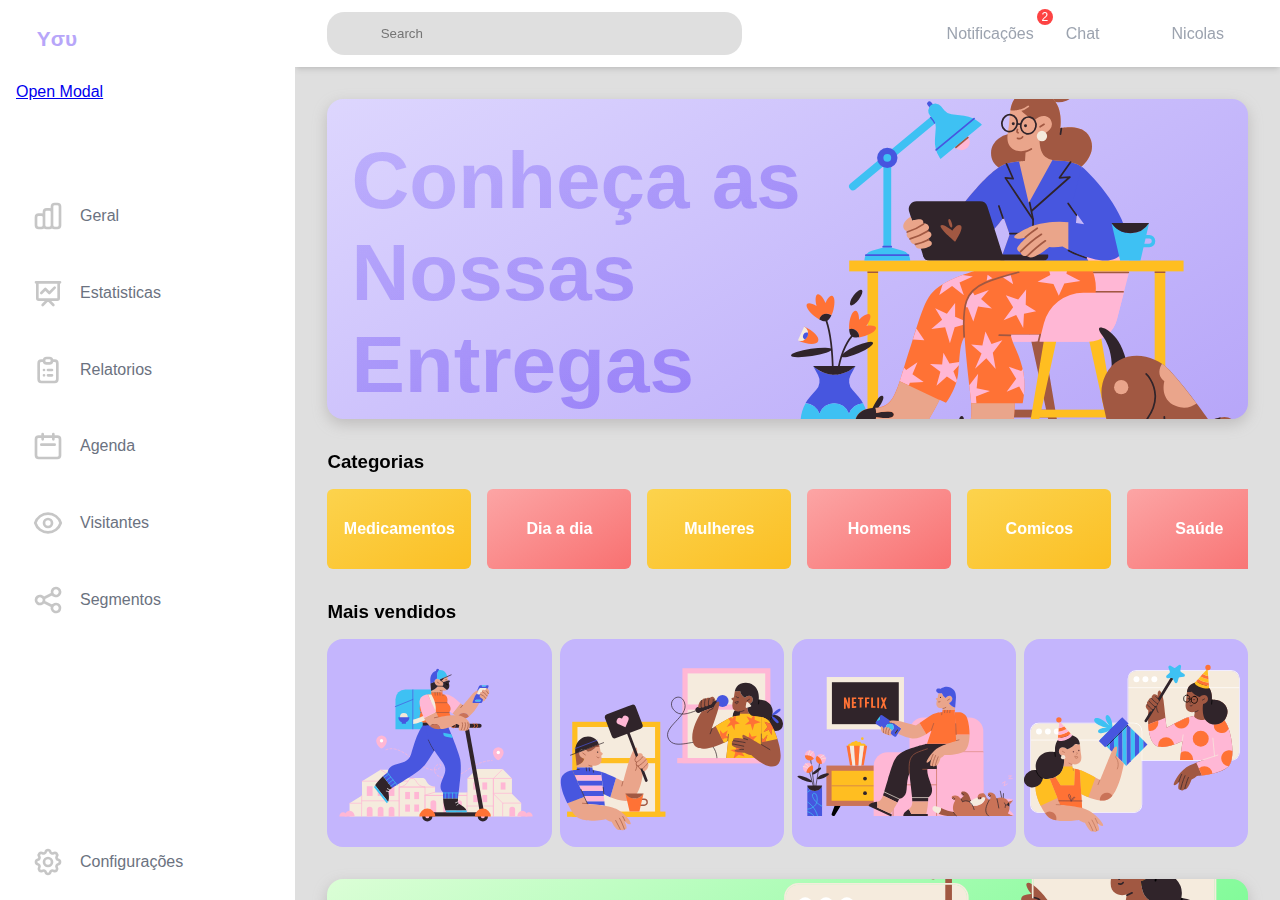
<file: index.html>
<!DOCTYPE html>
<html lang="en">
  <head>
    <meta charset="UTF-8" />
    <meta http-equiv="X-UA-Compatible" content="IE=edge" />
    <meta name="viewport" content="width=device-width, initial-scale=1.0" />
    <link rel="stylesheet" href="style.css" />
    <title>Yσυ</title>
  </head>
  <body>
    <div class="body-container">
      <aside class="aside">
        <div class="aside__logo">
          <div class="logo"></div>
          <h4>Yσυ</h4>
        </div>

<a href="#abrirModal">Open Modal</a>

<div id="abrirModal" class="modal">
  <a href="#fechar" title="Fechar" class="fechar">x</a>
  <h2>Janela Modal</h2>
  <p>Esta é uma simples janela de modal.</p>
  <p>Você pode fazer qualquer coisa aqui, página de Login, pop-ups, ou formulários</p>
</div>



        <ul class="aside__menu">
          <li class="aside__item">
            <a href="" class="aside__link">
              <svg
                xmlns="http://www.w3.org/2000/svg"
                class="h-6 w-6"
                fill="none"
                viewBox="0 0 24 24"
                stroke="currentColor"
              >
                <path
                  stroke-linecap="round"
                  stroke-linejoin="round"
                  stroke-width="2"
                  d="M9 19v-6a2 2 0 00-2-2H5a2 2 0 00-2 2v6a2 2 0 002 2h2a2 2 0 002-2zm0 0V9a2 2 0 012-2h2a2 2 0 012 2v10m-6 0a2 2 0 002 2h2a2 2 0 002-2m0 0V5a2 2 0 012-2h2a2 2 0 012 2v14a2 2 0 01-2 2h-2a2 2 0 01-2-2z"
                />
              </svg>
              Geral</a
            >
          </li>
          <li class="aside__item">
            <a href="" class="aside__link">
              <svg
                xmlns="http://www.w3.org/2000/svg"
                class="h-6 w-6"
                fill="none"
                viewBox="0 0 24 24"
                stroke="currentColor"
              >
                <path
                  stroke-linecap="round"
                  stroke-linejoin="round"
                  stroke-width="2"
                  d="M7 12l3-3 3 3 4-4M8 21l4-4 4 4M3 4h18M4 4h16v12a1 1 0 01-1 1H5a1 1 0 01-1-1V4z"
                /></svg
              >Estatisticas</a
            >
          </li>
          <li class="aside__item">
            <a href="" class="aside__link">
              <svg
                xmlns="http://www.w3.org/2000/svg"
                class="h-6 w-6"
                fill="none"
                viewBox="0 0 24 24"
                stroke="currentColor"
              >
                <path
                  stroke-linecap="round"
                  stroke-linejoin="round"
                  stroke-width="2"
                  d="M9 5H7a2 2 0 00-2 2v12a2 2 0 002 2h10a2 2 0 002-2V7a2 2 0 00-2-2h-2M9 5a2 2 0 002 2h2a2 2 0 002-2M9 5a2 2 0 012-2h2a2 2 0 012 2m-3 7h3m-3 4h3m-6-4h.01M9 16h.01"
                /></svg
              >Relatorios</a
            >
          </li>
          <li class="aside__item">
            <a href="" class="aside__link">
              <svg
                xmlns="http://www.w3.org/2000/svg"
                class="h-6 w-6"
                fill="none"
                viewBox="0 0 24 24"
                stroke="currentColor"
              >
                <path
                  stroke-linecap="round"
                  stroke-linejoin="round"
                  stroke-width="2"
                  d="M8 7V3m8 4V3m-9 8h10M5 21h14a2 2 0 002-2V7a2 2 0 00-2-2H5a2 2 0 00-2 2v12a2 2 0 002 2z"
                /></svg
              >Agenda</a
            >
          </li>
          <li class="aside__item">
            <a href="" class="aside__link">
              <svg
                xmlns="http://www.w3.org/2000/svg"
                class="h-6 w-6"
                fill="none"
                viewBox="0 0 24 24"
                stroke="currentColor"
              >
                <path
                  stroke-linecap="round"
                  stroke-linejoin="round"
                  stroke-width="2"
                  d="M15 12a3 3 0 11-6 0 3 3 0 016 0z"
                />
                <path
                  stroke-linecap="round"
                  stroke-linejoin="round"
                  stroke-width="2"
                  d="M2.458 12C3.732 7.943 7.523 5 12 5c4.478 0 8.268 2.943 9.542 7-1.274 4.057-5.064 7-9.542 7-4.477 0-8.268-2.943-9.542-7z"
                /></svg
              >Visitantes</a
            >
          </li>
          <li class="aside__item">
            <a href="" class="aside__link">
              <svg
                xmlns="http://www.w3.org/2000/svg"
                class="h-6 w-6"
                fill="none"
                viewBox="0 0 24 24"
                stroke="currentColor"
              >
                <path
                  stroke-linecap="round"
                  stroke-linejoin="round"
                  stroke-width="2"
                  d="M8.684 13.342C8.886 12.938 9 12.482 9 12c0-.482-.114-.938-.316-1.342m0 2.684a3 3 0 110-2.684m0 2.684l6.632 3.316m-6.632-6l6.632-3.316m0 0a3 3 0 105.367-2.684 3 3 0 00-5.367 2.684zm0 9.316a3 3 0 105.368 2.684 3 3 0 00-5.368-2.684z"
                /></svg
              >Segmentos</a
            >
          </li>
        </ul>
        <a href="" class="aside__link aside__link--bottom">
          <svg
            xmlns="http://www.w3.org/2000/svg"
            class="h-6 w-6"
            fill="none"
            viewBox="0 0 24 24"
            stroke="currentColor"
          >
            <path
              stroke-linecap="round"
              stroke-linejoin="round"
              stroke-width="2"
              d="M10.325 4.317c.426-1.756 2.924-1.756 3.35 0a1.724 1.724 0 002.573 1.066c1.543-.94 3.31.826 2.37 2.37a1.724 1.724 0 001.065 2.572c1.756.426 1.756 2.924 0 3.35a1.724 1.724 0 00-1.066 2.573c.94 1.543-.826 3.31-2.37 2.37a1.724 1.724 0 00-2.572 1.065c-.426 1.756-2.924 1.756-3.35 0a1.724 1.724 0 00-2.573-1.066c-1.543.94-3.31-.826-2.37-2.37a1.724 1.724 0 00-1.065-2.572c-1.756-.426-1.756-2.924 0-3.35a1.724 1.724 0 001.066-2.573c-.94-1.543.826-3.31 2.37-2.37.996.608 2.296.07 2.572-1.065z"
            />
            <path
              stroke-linecap="round"
              stroke-linejoin="round"
              stroke-width="2"
              d="M15 12a3 3 0 11-6 0 3 3 0 016 0z"
            /></svg
          >Configurações</a
        >
      </aside>
      <div class="main-container">
        <nav class="nav">
          <form>
            <input type="text" placeholder="Search" />
            <button>
              <svg
                xmlns="http://www.w3.org/2000/svg"
                class="h-6 w-6"
                fill="none"
                viewBox="0 0 24 24"
                stroke="currentColor"
              >
              <a href="#abrirModal">Open Modal</a>

<div id="abrirModal" class="modal">
  <a href="#fechar" title="Fechar" class="fechar">x</a>
  <h2>Janela Modal</h2>
  <p>Esta é uma simples janela de modal.</p>
  <p>Você pode fazer qualquer coisa aqui, página de Login, pop-ups, ou formulários</p>
</div>

                <path
                  stroke-linecap="round"
                  stroke-linejoin="round"
                  stroke-width="2"
                  d="M21 21l-6-6m2-5a7 7 0 11-14 0 7 7 0 0114 0z"
                />
              </svg>
            </button>
          </form>
          <div class="nav__items">
            <div class="nav__link nav__link--notification-number">
              Notificações
              <div class="nav__notifications">
                <ul>
                  <li>Amanda Assistiu Round 6</li>
                  <li>José  Comentou em seu post</li>
                  <li>Davi Curtiu seu post</li>
                </ul>
              </div>
            </div>
            <div class="nav__link">Chat</div>
            <div class="nav__profile">
              <div class="nav__user-photo"></div>
              <div class="nav__link nav__link-user-name">Nicolas</div>
            </div>
          </div>
        </nav>
        <main class="home">
          <header class="header header--primary">
            <img src="assets/wfh_1.svg" alt="header-image" />
            <h1 class="header-tittle header-tittle--primary">
              Conheça as Nossas Entregas
            </h1>
          </header>
          <section class="categories">
            <h3>Categorias</h3>
            <div class="categories__cards">
              <article class="categories__card">Medicamentos</article>
              <article class="categories__card">Dia a dia</article>
              <article class="categories__card">Mulheres</article>
              <article class="categories__card">Homens</article>
              <article class="categories__card">Comicos</article>
              <article class="categories__card">Saúde</article>
              <article class="categories__card">Moda</article>
              <article class="categories__card">Comércio Online</article>
              <article class="categories__card">Amor</article>
              <article class="categories__card">Familia</article>
              <article class="categories__card">Férias</article>
              <article class="categories__card">Pessoas</article>
              <article class="categories__card">Educação</article>
              <article class="categories__card">Esporte</article>
              <article class="categories__card">Cartas</article>
              <article class="categories__card">TV</article>
              <article class="categories__card">Tecnologia</article>
            </div>
          </section>
          <article class="cards-section">
            <h3 class="cards-section__tittle">Mais vendidos</h3>
            <div class="cards">
              <div class="card card--1">
                <div class="card__content">
                  <button>Compre agora</button>
                </div>
              </div>
              <div class="card card--2">
                <div class="card__content">
                  <button>Compre agora</button>
                </div>
              </div>
              <div class="card card--3">
                <div class="card__content">
                  <button>Compre agora</button>
                </div>
              </div>
              <div class="card card--4">
                <div class="card__content">
                  <button>Compre agora</button>
                </div>
              </div>
            </div>
          </article>
          <header class="header header--secondary">
            <img src="assets/wfh_9.svg" alt="header-image" />
            <h2 class="header-tittle header-tittle--secondary">
              Promoção do mês
            </h2>
          </header>
          <article class="cards-section">
            <h3 class="cards-section__tittle">Explore</h3>
            <div class="cards">
              <div class="card card--orange card--1"></div>
              <div class="card card--orange card--2"></div>
              <div class="card card--orange card--3"></div>
              <div class="card card--orange card--4"></div>
              <div class="card card--orange card--3"></div>
              <div class="card card--orange card--4"></div>
              <div class="card card--orange card--3"></div>
              <div class="card card--orange card--4"></div>
              <div class="card card--orange card--3"></div>
              <div class="card card--orange card--4"></div>
              <div class="card card--orange card--1"></div>
              <div class="card card--orange card--3"></div>
            </div>
          </article>
        </main>
      </div>
    </div>
  </body>
</html>
</file>
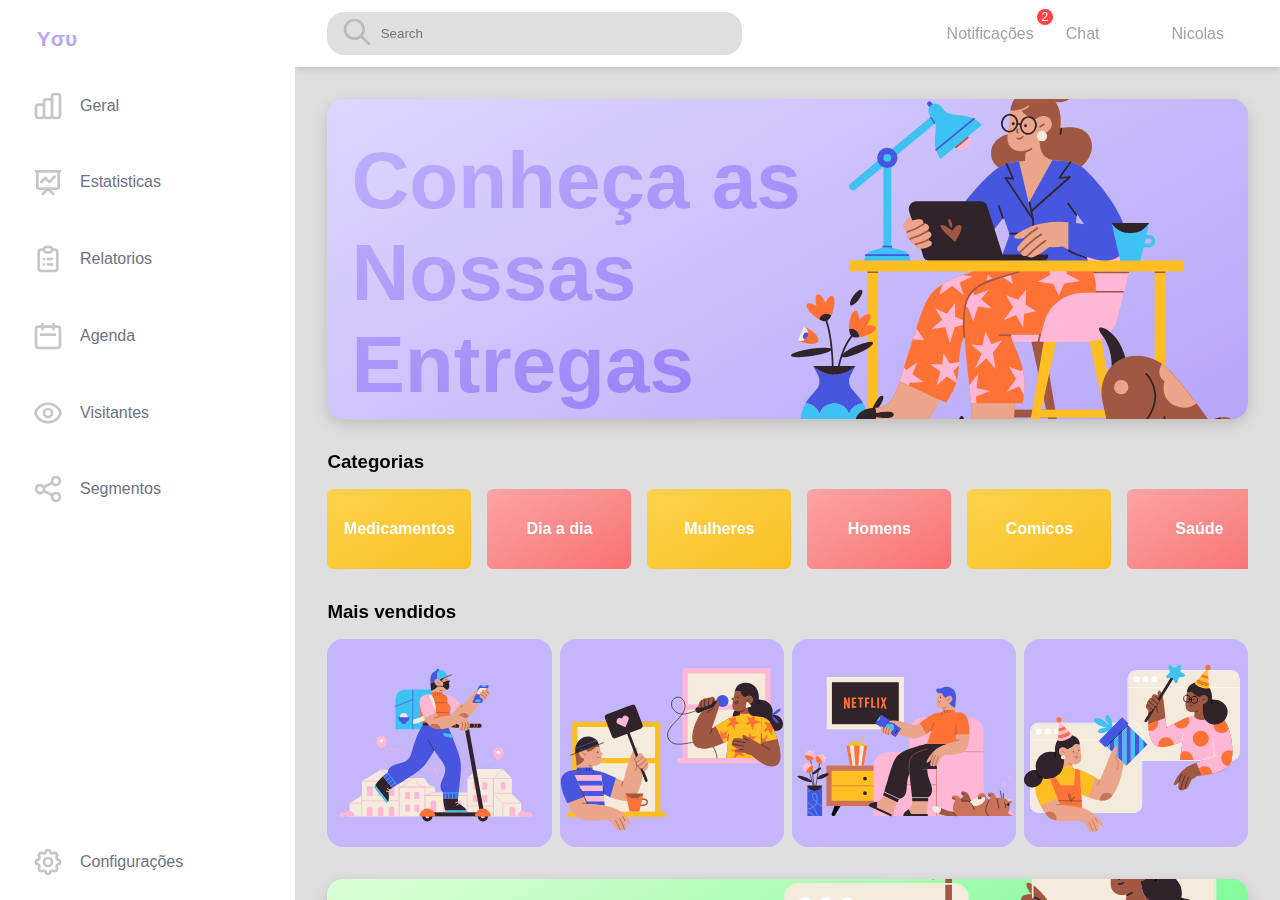
<file: illustration-dashboard-main/index.html>
<!DOCTYPE html>
<html lang="en">
  <head>
    <meta charset="UTF-8" />
    <meta http-equiv="X-UA-Compatible" content="IE=edge" />
    <meta name="viewport" content="width=device-width, initial-scale=1.0" />
    <link rel="stylesheet" href="style.css" />
    <title>Yσυ</title>
  </head>
  <body>
    <div class="body-container">
      <aside class="aside">
        <div class="aside__logo">
          <div class="logo"></div>
          <h4>Yσυ</h4>
        </div>
        <ul class="aside__menu">
          <li class="aside__item">
            <a href="" class="aside__link">
              <svg
                xmlns="http://www.w3.org/2000/svg"
                class="h-6 w-6"
                fill="none"
                viewBox="0 0 24 24"
                stroke="currentColor"
              >
                <path
                  stroke-linecap="round"
                  stroke-linejoin="round"
                  stroke-width="2"
                  d="M9 19v-6a2 2 0 00-2-2H5a2 2 0 00-2 2v6a2 2 0 002 2h2a2 2 0 002-2zm0 0V9a2 2 0 012-2h2a2 2 0 012 2v10m-6 0a2 2 0 002 2h2a2 2 0 002-2m0 0V5a2 2 0 012-2h2a2 2 0 012 2v14a2 2 0 01-2 2h-2a2 2 0 01-2-2z"
                />
              </svg>
              Geral</a
            >
          </li>
          <li class="aside__item">
            <a href="" class="aside__link">
              <svg
                xmlns="http://www.w3.org/2000/svg"
                class="h-6 w-6"
                fill="none"
                viewBox="0 0 24 24"
                stroke="currentColor"
              >
                <path
                  stroke-linecap="round"
                  stroke-linejoin="round"
                  stroke-width="2"
                  d="M7 12l3-3 3 3 4-4M8 21l4-4 4 4M3 4h18M4 4h16v12a1 1 0 01-1 1H5a1 1 0 01-1-1V4z"
                /></svg
              >Estatisticas</a
            >
          </li>
          <li class="aside__item">
            <a href="" class="aside__link">
              <svg
                xmlns="http://www.w3.org/2000/svg"
                class="h-6 w-6"
                fill="none"
                viewBox="0 0 24 24"
                stroke="currentColor"
              >
                <path
                  stroke-linecap="round"
                  stroke-linejoin="round"
                  stroke-width="2"
                  d="M9 5H7a2 2 0 00-2 2v12a2 2 0 002 2h10a2 2 0 002-2V7a2 2 0 00-2-2h-2M9 5a2 2 0 002 2h2a2 2 0 002-2M9 5a2 2 0 012-2h2a2 2 0 012 2m-3 7h3m-3 4h3m-6-4h.01M9 16h.01"
                /></svg
              >Relatorios</a
            >
          </li>
          <li class="aside__item">
            <a href="" class="aside__link">
              <svg
                xmlns="http://www.w3.org/2000/svg"
                class="h-6 w-6"
                fill="none"
                viewBox="0 0 24 24"
                stroke="currentColor"
              >
                <path
                  stroke-linecap="round"
                  stroke-linejoin="round"
                  stroke-width="2"
                  d="M8 7V3m8 4V3m-9 8h10M5 21h14a2 2 0 002-2V7a2 2 0 00-2-2H5a2 2 0 00-2 2v12a2 2 0 002 2z"
                /></svg
              >Agenda</a
            >
          </li>
          <li class="aside__item">
            <a href="" class="aside__link">
              <svg
                xmlns="http://www.w3.org/2000/svg"
                class="h-6 w-6"
                fill="none"
                viewBox="0 0 24 24"
                stroke="currentColor"
              >
                <path
                  stroke-linecap="round"
                  stroke-linejoin="round"
                  stroke-width="2"
                  d="M15 12a3 3 0 11-6 0 3 3 0 016 0z"
                />
                <path
                  stroke-linecap="round"
                  stroke-linejoin="round"
                  stroke-width="2"
                  d="M2.458 12C3.732 7.943 7.523 5 12 5c4.478 0 8.268 2.943 9.542 7-1.274 4.057-5.064 7-9.542 7-4.477 0-8.268-2.943-9.542-7z"
                /></svg
              >Visitantes</a
            >
          </li>
          <li class="aside__item">
            <a href="" class="aside__link">
              <svg
                xmlns="http://www.w3.org/2000/svg"
                class="h-6 w-6"
                fill="none"
                viewBox="0 0 24 24"
                stroke="currentColor"
              >
                <path
                  stroke-linecap="round"
                  stroke-linejoin="round"
                  stroke-width="2"
                  d="M8.684 13.342C8.886 12.938 9 12.482 9 12c0-.482-.114-.938-.316-1.342m0 2.684a3 3 0 110-2.684m0 2.684l6.632 3.316m-6.632-6l6.632-3.316m0 0a3 3 0 105.367-2.684 3 3 0 00-5.367 2.684zm0 9.316a3 3 0 105.368 2.684 3 3 0 00-5.368-2.684z"
                /></svg
              >Segmentos</a
            >
          </li>
        </ul>
        <a href="" class="aside__link aside__link--bottom">
          <svg
            xmlns="http://www.w3.org/2000/svg"
            class="h-6 w-6"
            fill="none"
            viewBox="0 0 24 24"
            stroke="currentColor"
          >
            <path
              stroke-linecap="round"
              stroke-linejoin="round"
              stroke-width="2"
              d="M10.325 4.317c.426-1.756 2.924-1.756 3.35 0a1.724 1.724 0 002.573 1.066c1.543-.94 3.31.826 2.37 2.37a1.724 1.724 0 001.065 2.572c1.756.426 1.756 2.924 0 3.35a1.724 1.724 0 00-1.066 2.573c.94 1.543-.826 3.31-2.37 2.37a1.724 1.724 0 00-2.572 1.065c-.426 1.756-2.924 1.756-3.35 0a1.724 1.724 0 00-2.573-1.066c-1.543.94-3.31-.826-2.37-2.37a1.724 1.724 0 00-1.065-2.572c-1.756-.426-1.756-2.924 0-3.35a1.724 1.724 0 001.066-2.573c-.94-1.543.826-3.31 2.37-2.37.996.608 2.296.07 2.572-1.065z"
            />
            <path
              stroke-linecap="round"
              stroke-linejoin="round"
              stroke-width="2"
              d="M15 12a3 3 0 11-6 0 3 3 0 016 0z"
            /></svg
          >Configurações</a
        >
      </aside>
      <div class="main-container">
        <nav class="nav">
          <form>
            <input type="text" placeholder="Search" />
            <button>
              <svg
                xmlns="http://www.w3.org/2000/svg"
                class="h-6 w-6"
                fill="none"
                viewBox="0 0 24 24"
                stroke="currentColor"
              >
                <path
                  stroke-linecap="round"
                  stroke-linejoin="round"
                  stroke-width="2"
                  d="M21 21l-6-6m2-5a7 7 0 11-14 0 7 7 0 0114 0z"
                />
              </svg>
            </button>
          </form>
          <div class="nav__items">
            <div class="nav__link nav__link--notification-number">
              Notificações
              <div class="nav__notifications">
                <ul>
                  <li>Amanda Assistiu Round 6</li>
                  <li>José  Comentou em seu post</li>
                  <li>Davi Curtiu seu post</li>
                </ul>
              </div>
            </div>
            <div class="nav__link">Chat</div>
            <div class="nav__profile">
              <div class="nav__user-photo"></div>
              <div class="nav__link nav__link-user-name">Nicolas</div>
            </div>
          </div>
        </nav>
        <main class="home">
          <header class="header header--primary">
            <img src="assets/wfh_1.svg" alt="header-image" />
            <h1 class="header-tittle header-tittle--primary">
              Conheça as Nossas Entregas
            </h1>
          </header>
          <section class="categories">
            <h3>Categorias</h3>
            <div class="categories__cards">
              <article class="categories__card">Medicamentos</article>
              <article class="categories__card">Dia a dia</article>
              <article class="categories__card">Mulheres</article>
              <article class="categories__card">Homens</article>
              <article class="categories__card">Comicos</article>
              <article class="categories__card">Saúde</article>
              <article class="categories__card">Moda</article>
              <article class="categories__card">Comércio Online</article>
              <article class="categories__card">Amor</article>
              <article class="categories__card">Familia</article>
              <article class="categories__card">Férias</article>
              <article class="categories__card">Pessoas</article>
              <article class="categories__card">Educação</article>
              <article class="categories__card">Esporte</article>
              <article class="categories__card">Cartas</article>
              <article class="categories__card">TV</article>
              <article class="categories__card">Tecnologia</article>
            </div>
          </section>
          <article class="cards-section">
            <h3 class="cards-section__tittle">Mais vendidos</h3>
            <div class="cards">
              <div class="card card--1">
                <div class="card__content">
                  <button>Compre agora</button>
                </div>
              </div>
              <div class="card card--2">
                <div class="card__content">
                  <button>Compre agora</button>
                </div>
              </div>
              <div class="card card--3">
                <div class="card__content">
                  <button>Compre agora</button>
                </div>
              </div>
              <div class="card card--4">
                <div class="card__content">
                  <button>Compre agora</button>
                </div>
              </div>
            </div>
          </article>
          <header class="header header--secondary">
            <img src="assets/wfh_9.svg" alt="header-image" />
            <h2 class="header-tittle header-tittle--secondary">
              Promoção do mês
            </h2>
          </header>
          <article class="cards-section">
            <h3 class="cards-section__tittle">Explore</h3>
            <div class="cards">
              <div class="card card--orange card--1"></div>
              <div class="card card--orange card--2"></div>
              <div class="card card--orange card--3"></div>
              <div class="card card--orange card--4"></div>
              <div class="card card--orange card--3"></div>
              <div class="card card--orange card--4"></div>
              <div class="card card--orange card--3"></div>
              <div class="card card--orange card--4"></div>
              <div class="card card--orange card--3"></div>
              <div class="card card--orange card--4"></div>
              <div class="card card--orange card--1"></div>
              <div class="card card--orange card--3"></div>
            </div>
          </article>
        </main>
      </div>
    </div>
  </body>
</html>
</file>
<file: style.css>
@charset "UTF-8";
/* VARIABLES */
* {
  padding: 0;
  margin: 0;
  box-sizing: border-box;
}

html {
  font-size: 16px;
  background-color: #80808040;
}

body {
  font-family: helvetica;
}

.body-container {
  height: 100vh;
  overflow: hidden;
  display: grid;
  grid-template-columns: 0.3fr 1fr;
}

.aside {
  display: grid;
  grid-template-rows: 4.2rem auto auto;
  height: 100%;
  background-color: white;
  padding: 1em;
}
.aside__logo {
  margin-bottom: 2em;
  align-self: end;
}
.aside__logo h4 {
  font-size: 1.3rem;
  font-weight: 600;
  color: #b7a6f9;
  padding-left: 1em;
}
.aside__menu {
  list-style: none;
}

.modal {
  position: fixed;
  top: 10;
  right: 10;
  bottom: 10;
  left: 10;
  font-family: Arial, Helvetica, sans-serif;
  background: rgba(224, 216, 216, 0.8);
  z-index: 99999;
  opacity:0;
  -webkit-transition: opacity 400ms ease-in;
  -moz-transition: opacity 400ms ease-in;
  transition: opacity 400ms ease-in;
  pointer-events: none;
}

.modal:target {
  opacity: 1;
  pointer-events: auto;
}

.modal > div {
  width: 400px;
  position: relative;
  margin: 10% auto;
  padding: 15px 20px;
  background: #fff;
}

.fechar {
  position: absolute ;
  width: 30px;
  right: 30px;
  top: 20px;
  text-align: center;
  line-height: 30px;
  margin-top: -22px;
  background: #f77c7c;
  border-radius: 50%;
  font-size: 16px;
  color: #9b0c0c;
}

.aside__item {
  cursor: pointer;
  margin-bottom: 2em;
  padding: 0.4em 1em;
  border-radius: 1.2em;
}
.aside__item:hover {
  background-color: #ddd6fe;
  color: #b7a6f9;
  transition: all 500ms cubic-bezier(0.455, 0.03, 0.515, 0.955);
}
.aside__item:hover .aside__link {
  color: #b7a6f9;
  transition: color 500ms cubic-bezier(0.455, 0.03, 0.515, 0.955);
}
.aside__item:hover .aside__link svg {
  color: #b7a6f9;
  transition: color 500ms cubic-bezier(0.455, 0.03, 0.515, 0.955);
}
.aside__link {
  display: flex;
  align-items: center;
  text-decoration: none;
  color: #6b7280;
}
.aside__link svg {
  width: 2rem;
  margin-right: 1em;
  color: #80808073;
}
.aside__link--bottom {
  align-self: end;
  padding: 0.4em 1em;
  border-radius: 1.2em;
}
.aside__link--bottom:hover {
  background-color: #ddd6fe;
  color: #b7a6f9;
  transition: all 500ms cubic-bezier(0.455, 0.03, 0.515, 0.955);
}
.aside__link--bottom:hover .aside__link svg {
  color: #b7a6f9;
  transition: color 500ms cubic-bezier(0.455, 0.03, 0.515, 0.955);
}

.main-container {
  overflow-y: scroll;
}

.nav {
  height: 4.2rem;
  display: flex;
  justify-content: space-between;
  align-items: center;
  padding: 0 2em;
  position: sticky;
  top: 0;
  z-index: 10;
  box-shadow: rgba(0, 0, 0, 0.1) 0px 4px 6px -1px, rgba(0, 0, 0, 0.06) 0px 2px 4px -1px;
  background: white;
}
.nav__items {
  display: flex;
}
.nav form {
  height: 65%;
  width: 45%;
  position: relative;
  display: flex;
  justify-content: space-between;
}
.nav form input {
  outline: 0;
  height: 100%;
  width: 100%;
  position: absolute;
  border: none;
  border-radius: 1.3em;
  padding: 0.5em 2em 0.5em 4em;
  background-color: #80808040;
}
.nav form input:focus {
  box-shadow: 0 0 0 3px #b7a6f9;
}
.nav form button {
  position: absolute;
  border: none;
  background: none;
  padding-left: 1em;
  height: 100%;
}
.nav form button svg {
  width: 2rem;
  color: #bbbbba;
}
.nav__items {
  display: flex;
  align-items: center;
  color: #9ca3af;
}
.nav__link {
  cursor: pointer;
  padding: 0.5rem;
  margin-right: 1rem;
}
.nav__link--notification-number {
  position: relative;
}
.nav__link--notification-number::after {
  content: "2";
  font-size: 12px;
  color: white;
  display: flex;
  align-items: center;
  justify-content: center;
  width: 1rem;
  height: 1rem;
  background-color: #fd4343;
  border-radius: 50%;
  position: absolute;
  top: -8px;
  right: -11px;
}
.nav__link--notification-number:hover .nav__notifications {
  opacity: 1;
  pointer-events: visible;
}
.nav__link-user-name {
  margin-left: 0.5em;
}
.nav__profile {
  display: flex;
  align-items: center;
}
.nav__user-photo {
  width: 2rem;
  height: 2rem;
  border-radius: 50%;
  background-image: url(http://s2.glbimg.com/k9S_nEXQns81MzLlZO61JyCwqRM=/0x0:694x363/695x364/s.glbimg.com/po/tt2/f/original/2015/07/01/snapchat-flashy-features.jpg);
  background-size: contain;
  background-position: center;
}
.nav__notifications {
  color: #82828cc4;
  opacity: 0;
  pointer-events: none;
  margin-top: 0.5rem;
  width: 25ch;
  border-radius: 6px;
  background: #f4f5f5;
  position: absolute;
  box-shadow: 0 7px 15px rgba(0, 0, 0, 0.18);
  transition: opacity 600ms cubic-bezier(0.19, 1, 0.22, 1);
}
.nav__notifications ul {
  list-style: none;
  padding: 0.5em;
}
.nav__notifications ul li {
  border-radius: 5px;
  display: inline-block;
  width: 100%;
  padding: 0.5em 0.5em;
  border-bottom: 1px solid rgba(128, 128, 128, 0.151);
}
.nav__notifications ul li:hover {
  background-color: #ddd6fe;
}
.nav__notifications ul li:nth-child(3) {
  border-bottom: 0;
}
.nav__notifications::before {
  content: "▲";
  position: absolute;
  color: #f4f5f5;
  font-size: 20px;
  top: -16px;
  left: 25px;
}

/* MAIN SECTION */
.home {
  width: 100%;
  max-width: 1400px;
  margin: 0 auto;
  padding: 0 2em 2em 2em;
  margin-top: 2em;
}

.homes {
  width: 100%;
  max-width: 1400px;
  margin: 0 auto;
  padding: 0 2em 2em 2em;
  margin-top: 2em;
}


.header {
  width: 100%;
  height: 20rem;
  position: relative;
  border-radius: 1em;
  box-shadow: 0px 5px 15px #bebcbc;
  overflow: hidden;
}
.header--primary {
  background: #ddd6fe;
  background-image: linear-gradient(150deg, #ddd6fe 0%, #b7a6f9 100%);
  height: 20rem;
}
.header--secondary {
  margin-top: 2em;
  height: 11rem;
  background: #7cee91;
  background-image: linear-gradient(150deg, #dbfed6 0%, #6afa89 100%);
}
.header img {
  -o-object-fit: cover;
     object-fit: cover;
  width: 75%;
  height: 100%;
  transform: translateX(51%);
}
.header .header-tittle {
  mix-blend-mode: overlay;
  color: #00000acc;
  width: 50%;
  position: absolute;
  bottom: 0.1em;
  left: 0.3em;
}
.header .header-tittle--primary {
  font-size: 9ch;
}
.header .header-tittle--secondary {
  font-size: 7ch;
}

.categories {
  margin-top: 2em;
}
.categories__cards {
  margin-top: 1em;
  width: 100%;
  display: flex;
  -ms-scroll-snap-type: x mandatory;
      scroll-snap-type: x mandatory;
  overflow-x: scroll;
}
.categories__cards::-webkit-scrollbar {
  height: 10px;
}
.categories__cards::-webkit-scrollbar-thumb {
  border-radius: 5px;
  background-color: #f8b1b1;
}
.categories__cards::-webkit-scrollbar-track {
  border-radius: 5px;
  background-color: #fae9b1;
}
.categories__card {
  scroll-snap-align: center;
  min-width: 9rem;
  height: 5rem;
  display: grid;
  place-items: center;
  font-weight: 600;
  border-radius: 6px;
  margin-right: 1em;
  color: white;
}
.categories__card:nth-child(even) {
  background: #fca5a5;
  background: linear-gradient(150deg, #fca5a5 0%, #f87171 100%);
}
.categories__card:nth-child(odd) {
  background: #fcd34d;
  background: linear-gradient(150deg, #fcd34d 0%, #fbbf24 100%);
}

.cards-section {
  margin-top: 2em;
}

.cards {
  margin-top: 1em;
  display: grid;
  grid-template-columns: repeat(auto-fit, minmax(211px, 1fr));
  gap: 0.5em;
}
.cards .card, .cards .card--4, .cards .card--3, .cards .card--2, .cards .card--1 {
  background-color: #c4b5fd;
  border-radius: 1em;
  height: 13rem;
  background-repeat: no-repeat;
  background-size: cover;
  background-position: center;
  overflow: hidden;
}
.cards .card--1 {
  background-image: url(assets/wfh_2.svg);
}
.cards .card--2 {
  background-image: url(assets/wfh_3.svg);
}
.cards .card--3 {
  background-image: url(assets/wfh_4.svg);
}
.cards .card--4 {
  background-image: url(assets/wfh_6.svg);
}
.cards .card__content {
  opacity: 0;
  transform: translateY(100px);
  width: 100%;
  height: 100%;
  padding: 0.8em;
  display: grid;
  transition: all 500ms cubic-bezier(0.39, 0.575, 0.565, 1);
}
.cards .card__content button {
  cursor: pointer;
  align-self: end;
  border: none;
  border-radius: 8px;
  padding: 1em;
  background: #f7f7f4;
  background: linear-gradient(150deg, #f7f7f4 0%, #e5e7eb 100%);
}
.cards .card--orange {
  background-color: #fcd34d;
}
.cards .card:hover .card__content, .cards .card--1:hover .card__content, .cards .card--2:hover .card__content, .cards .card--3:hover .card__content, .cards .card--4:hover .card__content {
  opacity: 1;
  transform: translateY(0);
}/*# sourceMappingURL=style.css.map */
</file>
<file: illustration-dashboard-main/style.css>
@charset "UTF-8";
/* VARIABLES */
* {
  padding: 0;
  margin: 0;
  box-sizing: border-box;
}

html {
  font-size: 16px;
  background-color: #80808040;
}

body {
  font-family: helvetica;
}

.body-container {
  height: 100vh;
  overflow: hidden;
  display: grid;
  grid-template-columns: 0.3fr 1fr;
}

.aside {
  display: grid;
  grid-template-rows: 4.2rem auto auto;
  height: 100%;
  background-color: white;
  padding: 1em;
}
.aside__logo {
  margin-bottom: 2em;
  align-self: end;
}
.aside__logo h4 {
  font-size: 1.3rem;
  font-weight: 600;
  color: #b7a6f9;
  padding-left: 1em;
}
.aside__menu {
  list-style: none;
}
.aside__item {
  cursor: pointer;
  margin-bottom: 2em;
  padding: 0.4em 1em;
  border-radius: 1.2em;
}
.aside__item:hover {
  background-color: #ddd6fe;
  color: #b7a6f9;
  transition: all 500ms cubic-bezier(0.455, 0.03, 0.515, 0.955);
}
.aside__item:hover .aside__link {
  color: #b7a6f9;
  transition: color 500ms cubic-bezier(0.455, 0.03, 0.515, 0.955);
}
.aside__item:hover .aside__link svg {
  color: #b7a6f9;
  transition: color 500ms cubic-bezier(0.455, 0.03, 0.515, 0.955);
}
.aside__link {
  display: flex;
  align-items: center;
  text-decoration: none;
  color: #6b7280;
}
.aside__link svg {
  width: 2rem;
  margin-right: 1em;
  color: #80808073;
}
.aside__link--bottom {
  align-self: end;
  padding: 0.4em 1em;
  border-radius: 1.2em;
}
.aside__link--bottom:hover {
  background-color: #ddd6fe;
  color: #b7a6f9;
  transition: all 500ms cubic-bezier(0.455, 0.03, 0.515, 0.955);
}
.aside__link--bottom:hover .aside__link svg {
  color: #b7a6f9;
  transition: color 500ms cubic-bezier(0.455, 0.03, 0.515, 0.955);
}

.main-container {
  overflow-y: scroll;
}

.nav {
  height: 4.2rem;
  display: flex;
  justify-content: space-between;
  align-items: center;
  padding: 0 2em;
  position: sticky;
  top: 0;
  z-index: 10;
  box-shadow: rgba(0, 0, 0, 0.1) 0px 4px 6px -1px, rgba(0, 0, 0, 0.06) 0px 2px 4px -1px;
  background: white;
}
.nav__items {
  display: flex;
}
.nav form {
  height: 65%;
  width: 45%;
  position: relative;
  display: flex;
  justify-content: space-between;
}
.nav form input {
  outline: 0;
  height: 100%;
  width: 100%;
  position: absolute;
  border: none;
  border-radius: 1.3em;
  padding: 0.5em 2em 0.5em 4em;
  background-color: #80808040;
}
.nav form input:focus {
  box-shadow: 0 0 0 3px #b7a6f9;
}
.nav form button {
  position: absolute;
  border: none;
  background: none;
  padding-left: 1em;
  height: 100%;
}
.nav form button svg {
  width: 2rem;
  color: #bbbbba;
}
.nav__items {
  display: flex;
  align-items: center;
  color: #9ca3af;
}
.nav__link {
  cursor: pointer;
  padding: 0.5rem;
  margin-right: 1rem;
}
.nav__link--notification-number {
  position: relative;
}
.nav__link--notification-number::after {
  content: "2";
  font-size: 12px;
  color: white;
  display: flex;
  align-items: center;
  justify-content: center;
  width: 1rem;
  height: 1rem;
  background-color: #fd4343;
  border-radius: 50%;
  position: absolute;
  top: -8px;
  right: -11px;
}
.nav__link--notification-number:hover .nav__notifications {
  opacity: 1;
  pointer-events: visible;
}
.nav__link-user-name {
  margin-left: 0.5em;
}
.nav__profile {
  display: flex;
  align-items: center;
}
.nav__user-photo {
  width: 2rem;
  height: 2rem;
  border-radius: 50%;
  background-image: url(http://s2.glbimg.com/k9S_nEXQns81MzLlZO61JyCwqRM=/0x0:694x363/695x364/s.glbimg.com/po/tt2/f/original/2015/07/01/snapchat-flashy-features.jpg);
  background-size: contain;
  background-position: center;
}
.nav__notifications {
  color: #82828cc4;
  opacity: 0;
  pointer-events: none;
  margin-top: 0.5rem;
  width: 25ch;
  border-radius: 6px;
  background: #f4f5f5;
  position: absolute;
  box-shadow: 0 7px 15px rgba(0, 0, 0, 0.18);
  transition: opacity 600ms cubic-bezier(0.19, 1, 0.22, 1);
}
.nav__notifications ul {
  list-style: none;
  padding: 0.5em;
}
.nav__notifications ul li {
  border-radius: 5px;
  display: inline-block;
  width: 100%;
  padding: 0.5em 0.5em;
  border-bottom: 1px solid rgba(128, 128, 128, 0.151);
}
.nav__notifications ul li:hover {
  background-color: #ddd6fe;
}
.nav__notifications ul li:nth-child(3) {
  border-bottom: 0;
}
.nav__notifications::before {
  content: "▲";
  position: absolute;
  color: #f4f5f5;
  font-size: 20px;
  top: -16px;
  left: 25px;
}

/* MAIN SECTION */
.home {
  width: 100%;
  max-width: 1400px;
  margin: 0 auto;
  padding: 0 2em 2em 2em;
  margin-top: 2em;
}

.header {
  width: 100%;
  height: 20rem;
  position: relative;
  border-radius: 1em;
  box-shadow: 0px 5px 15px #bebcbc;
  overflow: hidden;
}
.header--primary {
  background: #ddd6fe;
  background-image: linear-gradient(150deg, #ddd6fe 0%, #b7a6f9 100%);
  height: 20rem;
}
.header--secondary {
  margin-top: 2em;
  height: 11rem;
  background: #7cee91;
  background-image: linear-gradient(150deg, #dbfed6 0%, #6afa89 100%);
}
.header img {
  -o-object-fit: cover;
     object-fit: cover;
  width: 75%;
  height: 100%;
  transform: translateX(51%);
}
.header .header-tittle {
  mix-blend-mode: overlay;
  color: #00000acc;
  width: 50%;
  position: absolute;
  bottom: 0.1em;
  left: 0.3em;
}
.header .header-tittle--primary {
  font-size: 9ch;
}
.header .header-tittle--secondary {
  font-size: 7ch;
}

.categories {
  margin-top: 2em;
}
.categories__cards {
  margin-top: 1em;
  width: 100%;
  display: flex;
  -ms-scroll-snap-type: x mandatory;
      scroll-snap-type: x mandatory;
  overflow-x: scroll;
}
.categories__cards::-webkit-scrollbar {
  height: 10px;
}
.categories__cards::-webkit-scrollbar-thumb {
  border-radius: 5px;
  background-color: #f8b1b1;
}
.categories__cards::-webkit-scrollbar-track {
  border-radius: 5px;
  background-color: #fae9b1;
}
.categories__card {
  scroll-snap-align: center;
  min-width: 9rem;
  height: 5rem;
  display: grid;
  place-items: center;
  font-weight: 600;
  border-radius: 6px;
  margin-right: 1em;
  color: white;
}
.categories__card:nth-child(even) {
  background: #fca5a5;
  background: linear-gradient(150deg, #fca5a5 0%, #f87171 100%);
}
.categories__card:nth-child(odd) {
  background: #fcd34d;
  background: linear-gradient(150deg, #fcd34d 0%, #fbbf24 100%);
}

.cards-section {
  margin-top: 2em;
}

.cards {
  margin-top: 1em;
  display: grid;
  grid-template-columns: repeat(auto-fit, minmax(211px, 1fr));
  gap: 0.5em;
}
.cards .card, .cards .card--4, .cards .card--3, .cards .card--2, .cards .card--1 {
  background-color: #c4b5fd;
  border-radius: 1em;
  height: 13rem;
  background-repeat: no-repeat;
  background-size: cover;
  background-position: center;
  overflow: hidden;
}
.cards .card--1 {
  background-image: url(assets/wfh_2.svg);
}
.cards .card--2 {
  background-image: url(assets/wfh_3.svg);
}
.cards .card--3 {
  background-image: url(assets/wfh_4.svg);
}
.cards .card--4 {
  background-image: url(assets/wfh_6.svg);
}
.cards .card__content {
  opacity: 0;
  transform: translateY(100px);
  width: 100%;
  height: 100%;
  padding: 0.8em;
  display: grid;
  transition: all 500ms cubic-bezier(0.39, 0.575, 0.565, 1);
}
.cards .card__content button {
  cursor: pointer;
  align-self: end;
  border: none;
  border-radius: 8px;
  padding: 1em;
  background: #f7f7f4;
  background: linear-gradient(150deg, #f7f7f4 0%, #e5e7eb 100%);
}
.cards .card--orange {
  background-color: #fcd34d;
}
.cards .card:hover .card__content, .cards .card--1:hover .card__content, .cards .card--2:hover .card__content, .cards .card--3:hover .card__content, .cards .card--4:hover .card__content {
  opacity: 1;
  transform: translateY(0);
}/*# sourceMappingURL=style.css.map */
</file>
